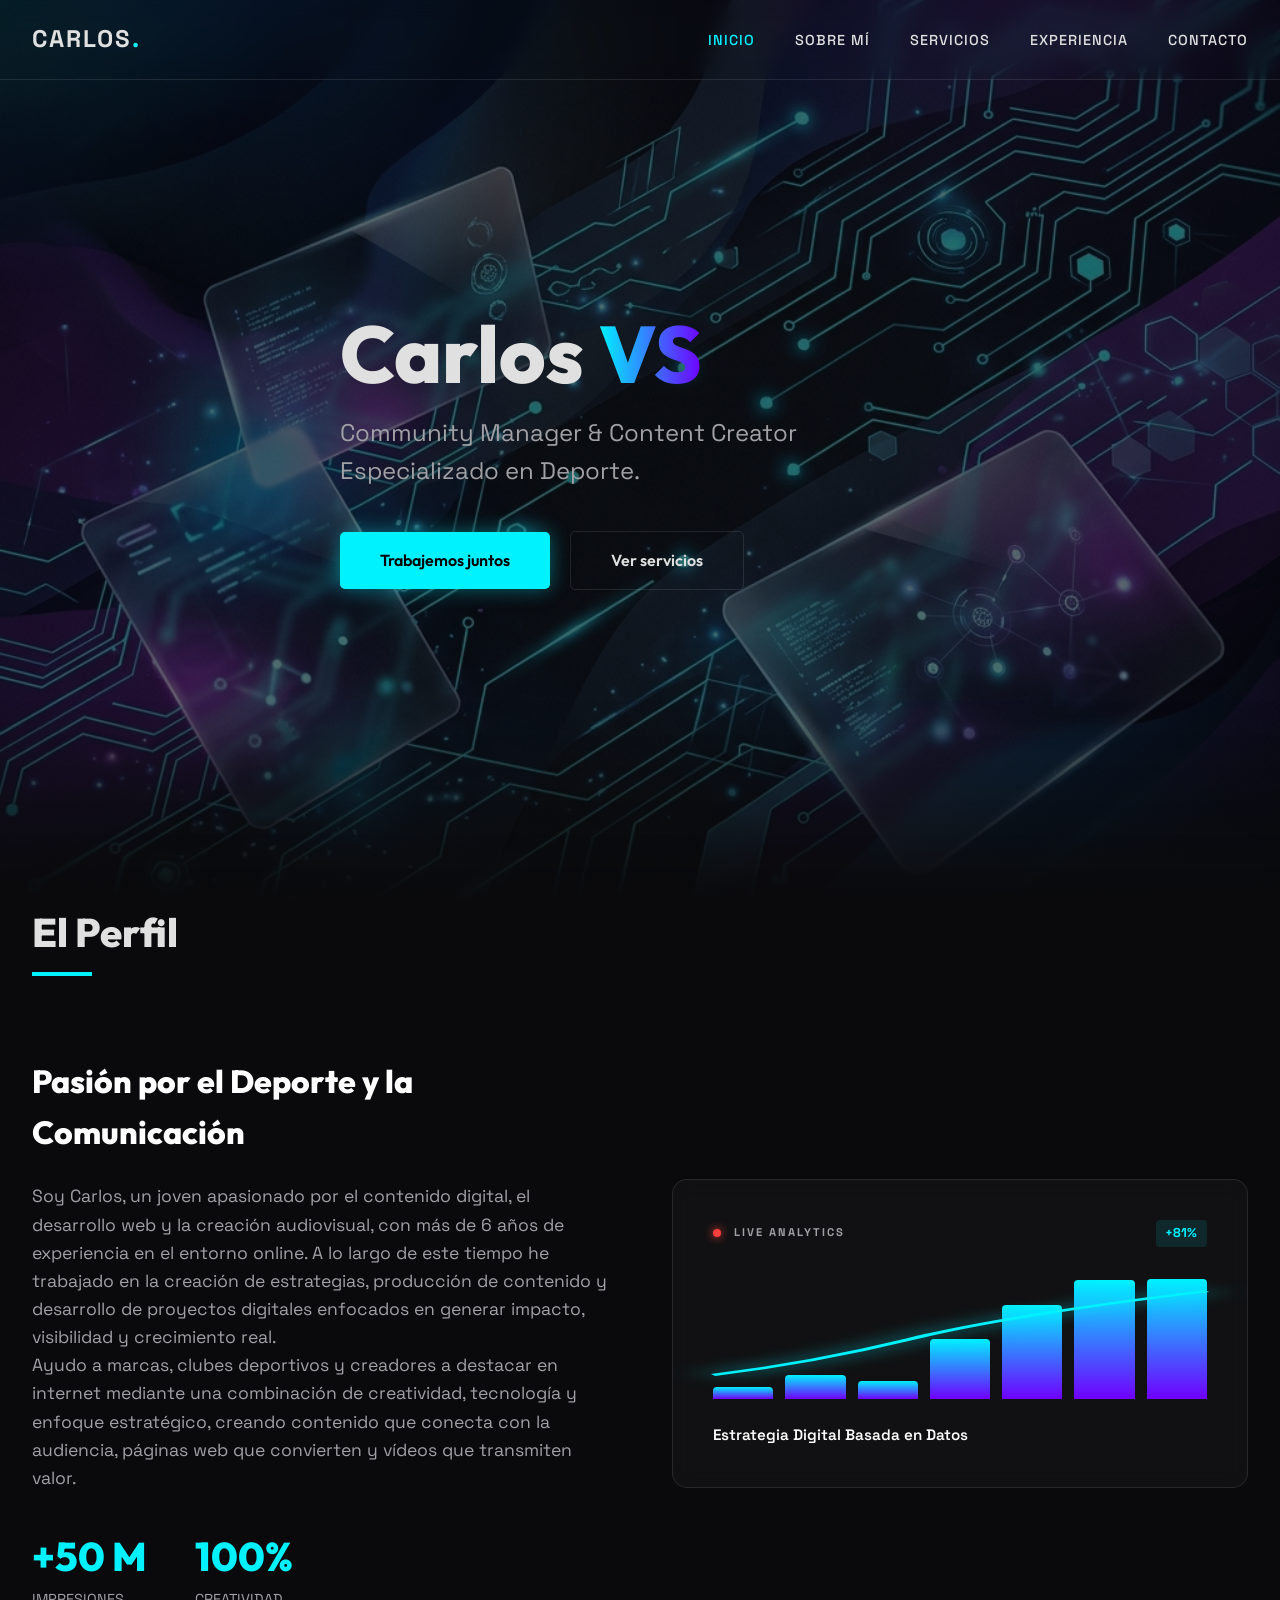
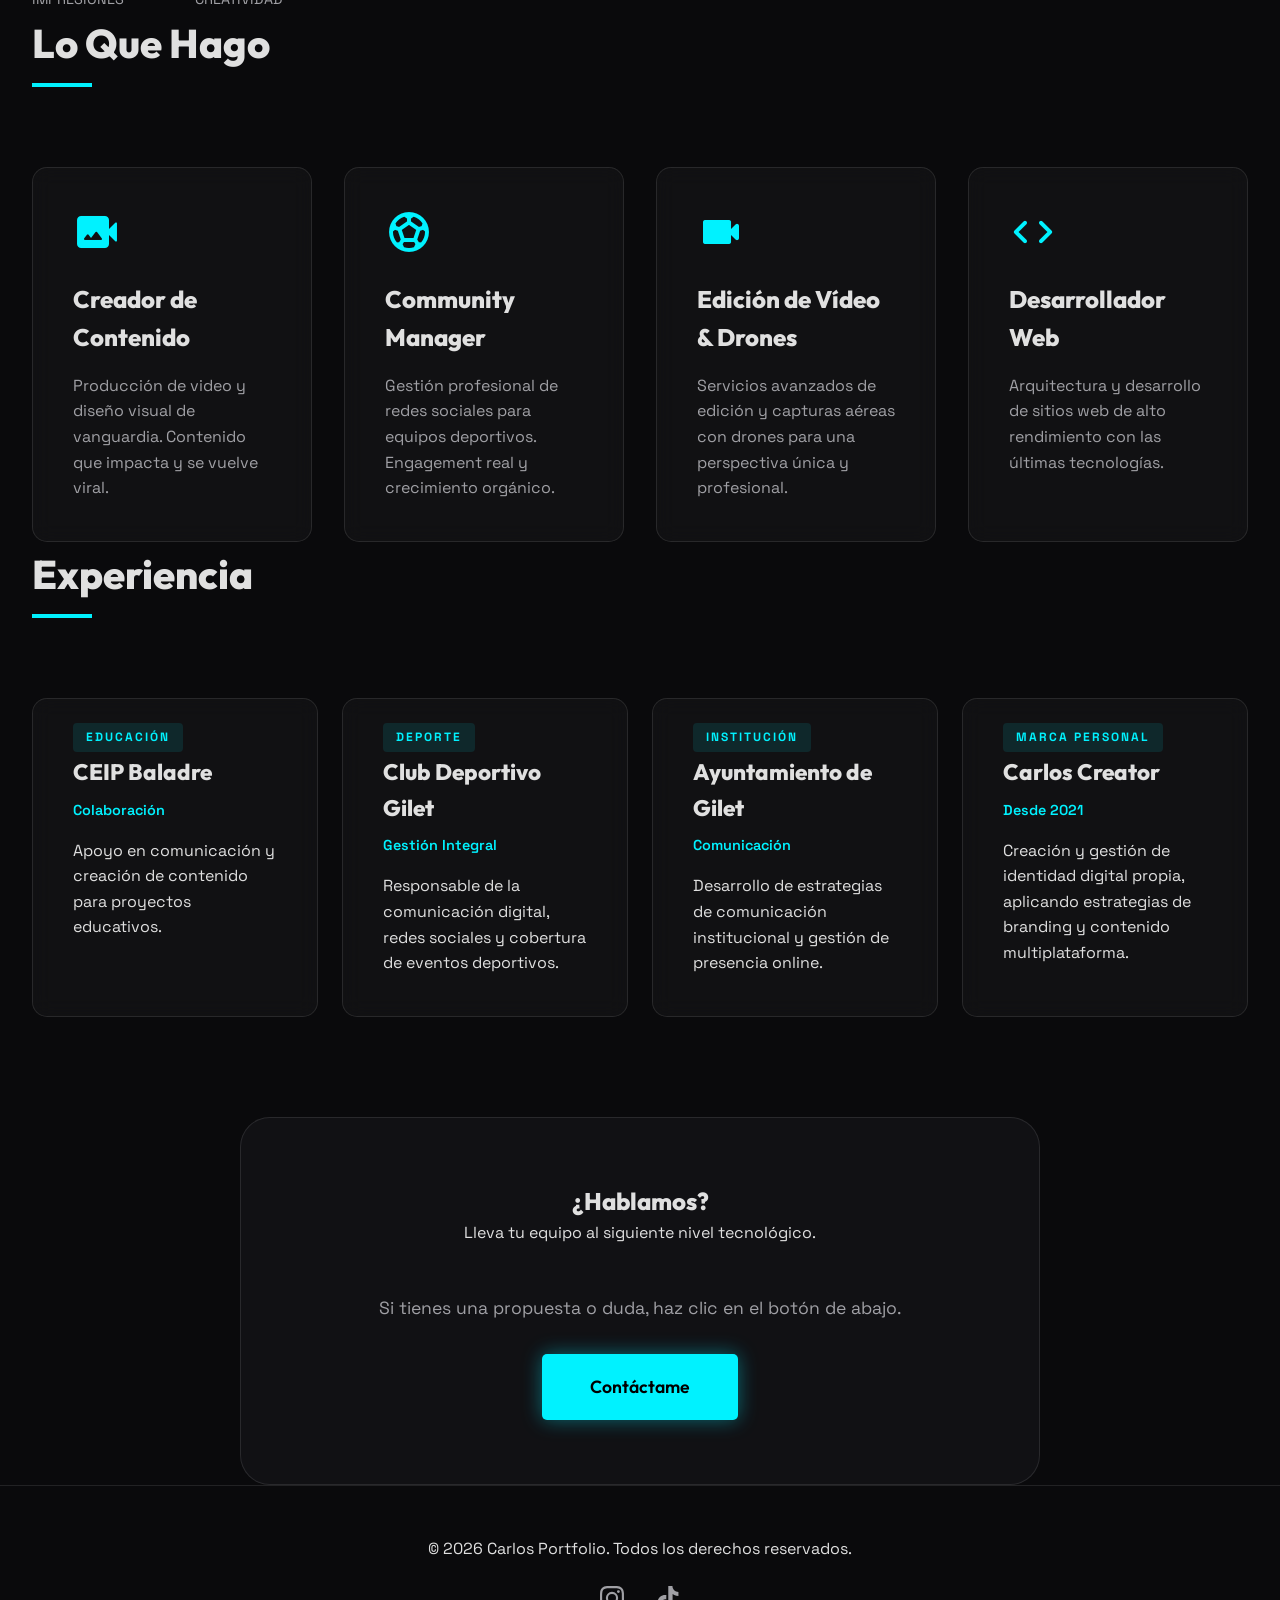
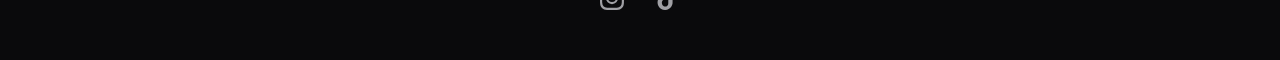
<file: index.html>
<!DOCTYPE html>
<html lang="es">

<head>
    <meta charset="UTF-8">
    <meta name="viewport" content="width=device-width, initial-scale=1.0">
    <title>Carlos | CM</title>
    <meta name="description"
        content="Portfolio profesional de Carlos, Creador de Contenido y Community Manager especializado en equipos deportivos. Diseño tecnológico y moderno.">
    <!-- Google Fonts -->
    <link rel="preconnect" href="https://fonts.googleapis.com">
    <link rel="preconnect" href="https://fonts.gstatic.com" crossorigin>
    <link
        href="https://fonts.googleapis.com/css2?family=Outfit:wght@300;400;600;800&family=Space+Grotesk:wght@300;500;700&display=swap"
        rel="stylesheet">
    <!-- Material Icons (for some techy symbols) -->
    <link href="https://fonts.googleapis.com/icon?family=Material+Icons+Round" rel="stylesheet">
    <!-- Favicon -->
    <link rel="icon" type="image/png" href="logos (4).png">
    <!-- Main CSS -->
    <link rel="stylesheet" href="style.css">
</head>

<body class="dark-theme">
    <div class="cursor-glow"></div>

    <header id="navbar">
        <nav class="container">
            <div class="logo">
                <span class="logo-text">CARLOS<span class="dot">.</span></span>
            </div>
            <ul class="nav-links">
                <li><a href="#home" class="active">Inicio</a></li>
                <li><a href="#about">Sobre Mí</a></li>
                <li><a href="#roles">Servicios</a></li>
                <li><a href="#experience">Experiencia</a></li>
                <li><a href="#contact">Contacto</a></li>
            </ul>
            <div class="menu-toggle">
                <span class="material-icons-round">menu</span>
            </div>
        </nav>
    </header>

    <main>
        <!-- Hero Section -->
        <section id="home" class="hero">
            <div class="hero-bg-overlay"></div>
            <div class="container hero-content">
                <h1 class="reveal-text">Carlos <span class="gradient-text">VS</span></h1>
                <p class="subtitle fade-in">Community Manager & Content Creator Especializado en Deporte.</p>
                <div class="hero-cta fade-in">
                    <a href="#contact" class="btn btn-primary">Trabajemos juntos</a>
                    <a href="#roles" class="btn btn-outline">Ver servicios</a>
                </div>
            </div>
        </section>

        <!-- About Section -->
        <section id="about" class="about container section">
            <div class="section-title">
                <h2>El Perfil</h2>
                <div class="title-line"></div>
            </div>
            <div class="about-grid">
                <div class="about-text scroll-reveal">
                    <h3>Pasión por el Deporte y la Comunicación</h3>
                    <p>Soy Carlos, un joven apasionado por el contenido digital, el desarrollo web y la creación
                        audiovisual, con más de 6 años de experiencia en el entorno online. A lo largo de este tiempo he
                        trabajado en la creación de estrategias, producción de contenido y desarrollo de proyectos
                        digitales enfocados en generar impacto, visibilidad y crecimiento real.<br>

                        Ayudo a marcas, clubes deportivos y creadores a destacar en internet mediante una combinación de
                        creatividad, tecnología y enfoque estratégico, creando contenido que conecta con la audiencia,
                        páginas web que convierten y vídeos que transmiten valor.<br></p>
                    <div class="stats">
                        <div class="stat-item">
                            <span class="stat-num">+50 M </span>
                            <span class="stat-label">Impresiones</span>
                        </div>
                        <div class="stat-item">
                            <span class="stat-num">100%</span>
                            <span class="stat-label">Creatividad</span>
                        </div>
                    </div>
                </div>
                <div class="about-visual scroll-reveal">
                    <div class="analytics-card glass">
                        <div class="analytics-header">
                            <span class="live-dot"></span>
                            <span class="label">LIVE ANALYTICS</span>
                            <span class="growth-badge">+81%</span>
                        </div>
                        <div class="graph-container">
                            <div class="bar-group">
                                <div class="bar" style="--h: 10%"></div>
                                <div class="bar" style="--h: 20%"></div>
                                <div class="bar" style="--h: 15%"></div>
                                <div class="bar" style="--h: 50%"></div>
                                <div class="bar" style="--h: 78%"></div>
                                <div class="bar" style="--h: 99%"></div>
                                <div class="bar" style="--h: 100%"></div>
                            </div>
                            <svg class="trend-line" viewBox="0 0 100 100" preserveAspectRatio="none">
                                <path d="M0,80 Q20,70 40,50 T100,10" fill="none" stroke="var(--primary)"
                                    stroke-width="2" />
                            </svg>
                        </div>
                        <div class="analytics-footer">
                            <p>Estrategia Digital Basada en Datos</p>
                        </div>
                    </div>
                </div>
            </div>
        </section>

        <!-- Roles/Services Section -->
        <section id="roles" class="roles container section">
            <div class="section-title">
                <h2>Lo Que Hago</h2>
                <div class="title-line"></div>
            </div>
            <div class="roles-grid">
                <div class="role-card glass scroll-reveal">
                    <span class="material-icons-round role-icon">video_camera_back</span>
                    <h3>Creador de Contenido</h3>
                    <p>Producción de video y diseño visual de vanguardia. Contenido que impacta y se vuelve viral.</p>
                </div>
                <div class="role-card glass scroll-reveal">
                    <span class="material-icons-round role-icon">sports_soccer</span>
                    <h3>Community Manager</h3>
                    <p>Gestión profesional de redes sociales para equipos deportivos. Engagement real y crecimiento
                        orgánico.</p>
                </div>
                <div class="role-card glass scroll-reveal">
                    <span class="material-icons-round role-icon">videocam</span>
                    <h3>Edición de Vídeo & Drones</h3>
                    <p>Servicios avanzados de edición y capturas aéreas con drones para una perspectiva única y
                        profesional.</p>
                </div>
                <div class="role-card glass scroll-reveal">
                    <span class="material-icons-round role-icon">code</span>
                    <h3>Desarrollador Web</h3>
                    <p>Arquitectura y desarrollo de sitios web de alto rendimiento con las últimas tecnologías.</p>
                </div>
            </div>
        </section>

        <!-- Experience Section -->
        <section id="experience" class="experience container section">
            <div class="section-title">
                <h2>Experiencia</h2>
                <div class="title-line"></div>
            </div>
            <div class="experience-grid">
                <div class="exp-card glass scroll-reveal">
                    <span class="exp-tag">Educación</span>
                    <h3>CEIP Baladre</h3>
                    <span class="exp-date">Colaboración</span>
                    <p>Apoyo en comunicación y creación de contenido para proyectos educativos.</p>
                </div>
                <div class="exp-card glass scroll-reveal">
                    <span class="exp-tag">Deporte</span>
                    <h3>Club Deportivo Gilet</h3>
                    <span class="exp-date">Gestión Integral</span>
                    <p>Responsable de la comunicación digital, redes sociales y cobertura de eventos deportivos.</p>
                </div>
                <div class="exp-card glass scroll-reveal">
                    <span class="exp-tag">Institución</span>
                    <h3>Ayuntamiento de Gilet</h3>
                    <span class="exp-date">Comunicación</span>
                    <p>Desarrollo de estrategias de comunicación institucional y gestión de presencia online.</p>
                </div>

                <div class="exp-card glass scroll-reveal">
                    <span class="exp-tag">Marca Personal</span>
                    <h3>Carlos Creator</h3>
                    <span class="exp-date">Desde 2021</span>
                    <p>Creación y gestión de identidad digital propia, aplicando estrategias de branding y contenido
                        multiplataforma.</p>
                </div>
            </div>
        </section>

        <!-- Contact Section -->
        <section id="contact" class="contact container section">
            <div class="glass-container scroll-reveal">
                <div class="contact-header">
                    <h2>¿Hablamos?</h2>
                    <p>Lleva tu equipo al siguiente nivel tecnológico.</p>
                </div>
                <div class="contact-cta">
                    <p>Si tienes una propuesta o duda, haz clic en el botón de abajo.</p>
                    <a href="https://mail.google.com/mail/u/0/?to=carlos1vsanchez7@gmail.com&fs=1&tf=cm" target="_blank"
                        class="btn btn-primary">Contáctame</a>
                </div>
            </div>
        </section>
    </main>

    <footer>
        <div class="container footer-content">
            <p>&copy; 2026 Carlos Portfolio. Todos los derechos reservados.</p>
            <div class="social-links">
                <a href="https://www.instagram.com/caarlosvs_/" target="_blank" aria-label="Instagram">
                    <svg viewBox="0 0 24 24" fill="currentColor">
                        <path
                            d="M12 2.163c3.204 0 3.584.012 4.85.07 3.252.148 4.771 1.691 4.919 4.919.058 1.265.069 1.645.069 4.849 0 3.205-.012 3.584-.069 4.849-.149 3.225-1.664 4.771-4.919 4.919-1.266.058-1.644.07-4.85.07-3.204 0-3.584-.012-4.849-.07-3.26-.149-4.771-1.699-4.919-4.92-.058-1.265-.07-1.644-.07-4.849 0-3.204.013-3.583.07-4.849.149-3.227 1.664-4.771 4.919-4.919 1.266-.057 1.645-.069 4.849-.069zM12 0C8.741 0 8.333.014 7.053.072 2.695.272.273 2.69.073 7.052.014 8.333 0 8.741 0 12c0 3.259.014 3.668.072 4.948.2 4.358 2.618 6.78 6.98 6.981 1.28.058 1.688.072 4.948.072 3.259 0 3.668-.014 4.948-.072 4.354-.2 6.782-2.618 6.979-6.98.058-1.28.073-1.689.073-4.948 0-3.259-.014-3.667-.072-4.947-.196-4.354-2.617-6.78-6.979-6.98C15.668.014 15.259 0 12 0zm0 5.838a6.162 6.162 0 100 12.324 6.162 6.162 0 000-12.324zM12 16a4 4 0 110-8 4 4 0 010 8zm6.406-11.845a1.44 1.44 0 100 2.881 1.44 1.44 0 000-2.881z" />
                    </svg>
                </a>
                <a href="https://www.tiktok.com/@caarlosvs_" target="_blank" aria-label="TikTok">
                    <svg viewBox="0 0 24 24" fill="currentColor">
                        <path
                            d="M12.525.02c1.31-.02 2.61-.01 3.91-.02.08 1.53.63 3.09 1.75 4.17 1.12 1.11 2.7 1.62 4.24 1.79v4.03c-1.44-.05-2.89-.35-4.2-.97-.57-.26-1.1-.59-1.62-.93-.01 2.92.01 5.84-.02 8.75-.03 1.4-.54 2.79-1.35 3.94-1.31 1.92-3.58 3.17-5.91 3.21-1.43.08-2.86-.31-4.08-1.03-2.02-1.19-3.44-3.37-3.65-5.71-.02-.5-.03-1-.01-1.49.18-1.9 1.12-3.72 2.58-4.96 1.66-1.44 3.98-2.13 6.15-1.72.02 1.48-.04 2.96-.04 4.44-.9-.32-1.98-.23-2.81.33-.85.51-1.44 1.43-1.58 2.41-.14 1.02.12 2.07.71 2.93.73.95 1.92 1.53 3.12 1.35.93-.09 1.81-.73 2.22-1.57.26-.56.36-1.18.35-1.81V.02z" />
                    </svg>
                </a>
            </div>
        </div>
    </footer>

    <!-- Main JS -->
    <script src="main.js"></script>
</body>

</html>
</file>
<file: style.css>
/* Carlos Portfolio - Modern Technological Design */

:root {
    --bg-dark: #0a0a0c;
    --bg-card: rgba(20, 20, 25, 0.7);
    --primary: #00f2ff;
    --primary-glow: rgba(0, 242, 255, 0.4);
    --secondary: #7000ff;
    --secondary-glow: rgba(112, 0, 255, 0.4);
    --text-main: #e0e0e0;
    --text-muted: #a0a0a5;
    --glass-border: rgba(255, 255, 255, 0.1);
    --glass-bg: rgba(255, 255, 255, 0.03);
    --nav-height: 80px;
    --font-heading: 'Outfit', sans-serif;
    --font-body: 'Space Grotesk', sans-serif;
}

* {
    margin: 0;
    padding: 0;
    box-sizing: border-box;
    scroll-behavior: smooth;
}

body {
    background-color: var(--bg-dark);
    color: var(--text-main);
    font-family: var(--font-body);
    line-height: 1.6;
    overflow-x: hidden;
}

.container {
    max-width: 1400px;
    margin: 0 auto;
    padding: 0 2rem;
}

section {
    padding: 180px 0;
}

/* Typography */
h1, h2, h3 {
    font-family: var(--font-heading);
    font-weight: 800;
}

.gradient-text {
    background: linear-gradient(90deg, var(--primary), var(--secondary));
    -webkit-background-clip: text;
    -webkit-text-fill-color: transparent;
    background-clip: text;
}

/* Scroll Glow Effect */
.cursor-glow {
    position: fixed;
    width: 600px;
    height: 600px;
    background: radial-gradient(circle, var(--primary-glow) 0%, transparent 70%);
    border-radius: 50%;
    pointer-events: none;
    z-index: -1;
    transform: translate(-50%, -50%);
    opacity: 0.3;
}

/* Navbar */
#navbar {
    position: fixed;
    top: 0;
    width: 100%;
    height: var(--nav-height);
    z-index: 1000;
    display: flex;
    align-items: center;
    transition: all 0.4s ease;
    backdrop-filter: blur(10px);
    border-bottom: 1px solid var(--glass-border);
}

#navbar nav {
    display: flex;
    justify-content: space-between;
    align-items: center;
    width: 100%;
}

.logo-text {
    font-size: 1.5rem;
    font-weight: 800;
    letter-spacing: 2px;
}

.logo .dot {
    color: var(--primary);
}

.nav-links {
    display: flex;
    list-style: none;
    gap: 2.5rem;
}

.nav-links a {
    text-decoration: none;
    color: var(--text-main);
    font-size: 0.9rem;
    font-weight: 500;
    transition: color 0.3s;
    text-transform: uppercase;
    letter-spacing: 1px;
}

.nav-links a:hover, .nav-links a.active {
    color: var(--primary);
}

.menu-toggle {
    display: none;
    cursor: pointer;
}

/* Hero Section */
.hero {
    height: 100vh;
    display: flex;
    align-items: center;
    position: relative;
    overflow: hidden;
}

.hero-bg-overlay {
    position: absolute;
    top: 0;
    left: 0;
    width: 100%;
    height: 100%;
    background: url('hero-bg.png') center/cover no-repeat;
    opacity: 0.4;
    z-index: -1;
}

.contact-cta p {
    color: var(--text-muted);
    font-size: 1.1rem;
    margin-bottom: 2rem;
}

.contact-cta .btn {
    padding: 1.2rem 3rem;
    font-size: 1.1rem;
}

.hero::before {
    content: '';
    position: absolute;
    bottom: 0;
    left: 0;
    width: 100%;
    height: 200px;
    background: linear-gradient(to top, var(--bg-dark), transparent);
}

.hero-content {
    z-index: 1;
}

.hero h1 {
    font-size: 5rem;
    line-height: 1.1;
    margin-bottom: 1rem;
}

.subtitle {
    font-size: 1.5rem;
    color: var(--text-muted);
    max-width: 600px;
    margin-bottom: 2.5rem;
}

/* Buttons */
.btn {
    display: inline-block;
    padding: 1rem 2.5rem;
    border-radius: 5px;
    font-weight: 600;
    text-decoration: none;
    transition: all 0.3s ease;
    cursor: pointer;
    font-family: var(--font-heading);
    font-size: 1rem;
}

.btn-primary {
    background-color: var(--primary);
    color: #000;
    border: none;
    box-shadow: 0 0 20px var(--primary-glow);
}

.btn-primary:hover {
    transform: translateY(-3px);
    box-shadow: 0 0 30px var(--primary-glow);
}

.btn-outline {
    background: transparent;
    color: var(--text-main);
    border: 1px solid var(--glass-border);
    margin-left: 1rem;
}

.btn-outline:hover {
    background: var(--glass-bg);
    border-color: var(--primary);
    transform: translateY(-3px);
}

/* Section Styling */
.section-title {
    margin-bottom: 5rem;
}

.section-title h2 {
    font-size: 2.5rem;
    margin-bottom: 0.5rem;
}

.title-line {
    width: 60px;
    height: 4px;
    background: var(--primary);
}

/* About Grid */
.about-grid {
    display: grid;
    grid-template-columns: 1fr 1fr;
    gap: 4rem;
    align-items: center;
}

.about-text h3 {
    font-size: 2rem;
    margin-bottom: 1.5rem;
    color: #fff;
}

.about-text p {
    color: var(--text-muted);
    font-size: 1.1rem;
    margin-bottom: 2rem;
}

.stats {
    display: flex;
    gap: 3rem;
}

.stat-item {
    display: flex;
    flex-direction: column;
}

.stat-num {
    font-size: 2.5rem;
    font-weight: 800;
    color: var(--primary);
    font-family: var(--font-heading);
}

.stat-label {
    font-size: 0.9rem;
    color: var(--text-muted);
    text-transform: uppercase;
}

.tech-card {
    background: var(--glass-bg);
    border: 1px solid var(--glass-border);
    padding: 3rem;
    border-radius: 20px;
    text-align: center;
    backdrop-filter: blur(10px);
    transition: transform 0.4s;
}

.tech-card:hover {
    transform: rotate3d(1, 1, 0, 5deg);
}

.tech-icon {
    font-size: 4rem;
    color: var(--primary);
    margin-bottom: 1rem;
}

/* Analytics Card */
.analytics-card {
    padding: 2rem;
    position: relative;
    overflow: hidden;
    min-height: 300px;
    display: flex;
    flex-direction: column;
    justify-content: space-between;
}

.analytics-header {
    display: flex;
    align-items: center;
    gap: 0.8rem;
    margin-bottom: 2rem;
}

.live-dot {
    width: 8px;
    height: 8px;
    background: #ff3e3e;
    border-radius: 50%;
    box-shadow: 0 0 10px #ff3e3e;
    animation: pulse 1.5s infinite;
}

.label {
    font-size: 0.7rem;
    font-weight: 700;
    letter-spacing: 2px;
    color: var(--text-muted);
}

.growth-badge {
    margin-left: auto;
    background: rgba(0, 242, 255, 0.1);
    color: var(--primary);
    padding: 0.2rem 0.6rem;
    border-radius: 4px;
    font-size: 0.8rem;
    font-weight: 800;
}

.graph-container {
    height: 120px;
    position: relative;
    display: flex;
    align-items: flex-end;
    margin-bottom: 1.5rem;
}

.bar-group {
    display: flex;
    align-items: flex-end;
    gap: 12px;
    width: 100%;
    height: 100%;
}

.bar {
    flex: 1;
    background: linear-gradient(to top, var(--secondary), var(--primary));
    border-radius: 4px 4px 0 0;
    height: 0;
    animation: growBar 1.5s ease-out forwards;
    animation-delay: 0.5s;
}

.trend-line {
    position: absolute;
    top: 0;
    left: 0;
    width: 100%;
    height: 100%;
    z-index: 1;
    overflow: visible;
}

.trend-line path {
    stroke-dasharray: 200;
    stroke-dashoffset: 200;
    animation: drawLine 2s ease-out forwards;
    animation-delay: 1s;
    filter: drop-shadow(0 0 5px var(--primary));
}

.analytics-footer p {
    font-size: 0.95rem;
    font-weight: 600;
    color: #fff;
    margin: 0;
}

@keyframes growBar {
    from { height: 0; }
    to { height: var(--h); }
}

@keyframes drawLine {
    to { stroke-dashoffset: 0; }
}

@keyframes pulse {
    0% { opacity: 1; }
    50% { opacity: 0.4; }
    100% { opacity: 1; }
}

/* Roles Grid */
.roles-grid {
    display: grid;
    grid-template-columns: repeat(auto-fit, minmax(250px, 1fr));
    gap: 2rem;
}

.glass {
    background: var(--glass-bg);
    border: 1px solid var(--glass-border);
    backdrop-filter: blur(10px);
    border-radius: 15px;
    padding: 2.5rem;
    transition: all 0.4s cubic-bezier(0.175, 0.885, 0.32, 1.275);
}

.glass:hover {
    background: rgba(255, 255, 255, 0.05);
    border-color: var(--primary);
    transform: translateY(-10px);
}

.role-icon {
    font-size: 3rem;
    color: var(--primary);
    margin-bottom: 1.5rem;
}

.role-card h3 {
    font-size: 1.5rem;
    margin-bottom: 1rem;
}

.role-card p {
    color: var(--text-muted);
}

/* Experience Section */
.experience-grid {
    display: grid;
    grid-template-columns: repeat(4, 1fr);
    gap: 1.5rem;
}

.exp-card {
    position: relative;
    padding-top: 3.5rem;
}

.exp-tag {
    position: absolute;
    top: 1.5rem;
    left: 2.5rem;
    font-size: 0.75rem;
    font-weight: 700;
    text-transform: uppercase;
    letter-spacing: 2px;
    color: var(--primary);
    background: rgba(0, 242, 255, 0.1);
    padding: 0.3rem 0.8rem;
    border-radius: 4px;
}

.exp-card h3 {
    font-size: 1.4rem;
    margin-bottom: 0.5rem;
}

.exp-date {
    display: block;
    font-size: 0.9rem;
    color: var(--primary);
    margin-bottom: 1rem;
    font-weight: 600;
}

/* Contact Section */
#contact {
    margin-top: 100px;
}

.glass-container {
    background: var(--bg-card);
    border: 1px solid var(--glass-border);
    padding: 4rem;
    border-radius: 30px;
    max-width: 800px;
    margin: 0 auto;
    text-align: center;
}

.contact-header {
    margin-bottom: 3rem;
}

.contact-form {
    display: flex;
    flex-direction: column;
    gap: 1.5rem;
}

.form-group input, .form-group textarea {
    width: 100%;
    padding: 1rem 1.5rem;
    background: rgba(255, 255, 255, 0.03);
    border: 1px solid var(--glass-border);
    border-radius: 8px;
    color: var(--text-main);
    font-family: var(--font-body);
    font-size: 1rem;
    outline: none;
    transition: border-color 0.3s;
}

.form-group input:focus, .form-group textarea:focus {
    border-color: var(--primary);
}

.full-width {
    width: 100%;
}

/* Footer */
footer {
    padding: 50px 0;
    border-top: 1px solid var(--glass-border);
    text-align: center;
}

.footer-content {
    display: flex;
    flex-direction: column;
    align-items: center;
    gap: 1.5rem;
}

.social-links {
    display: flex;
    gap: 2rem;
}

.social-links a {
    color: var(--text-muted);
    transition: all 0.3s ease;
    display: flex;
    align-items: center;
    justify-content: center;
}

.social-links svg {
    width: 24px;
    height: 24px;
}

.social-links a:hover {
    color: var(--primary);
    transform: translateY(-5px) scale(1.1);
    filter: drop-shadow(0 0 8px var(--primary-glow));
}

/* Animations */
@keyframes fadeInUp {
    from { opacity: 0; transform: translateY(30px); }
    to { opacity: 1; transform: translateY(0); }
}

.fade-in {
    animation: fadeInUp 1s forwards;
}

.reveal-text {
    animation: fadeInUp 1s forwards;
}

/* Scroll reveals will be handled by JS adding active classes */
.scroll-reveal {
    opacity: 0;
    transform: translateY(30px);
    transition: all 0.8s ease;
}

.scroll-reveal.active {
    opacity: 1;
    transform: translateY(0);
}

/* Responsive */
@media (max-width: 1200px) {
    .experience-grid {
        grid-template-columns: repeat(2, 1fr);
    }
}

@media (max-width: 968px) {
    .about-grid, .roles-grid {
        grid-template-columns: 1fr;
    }
    
    .experience-grid {
        grid-template-columns: 1fr;
    }
    
    .hero h1 {
        font-size: 3.5rem;
    }
    
    .nav-links {
        display: none;
    }
    
    .menu-toggle {
        display: block;
    }
}
</file>
